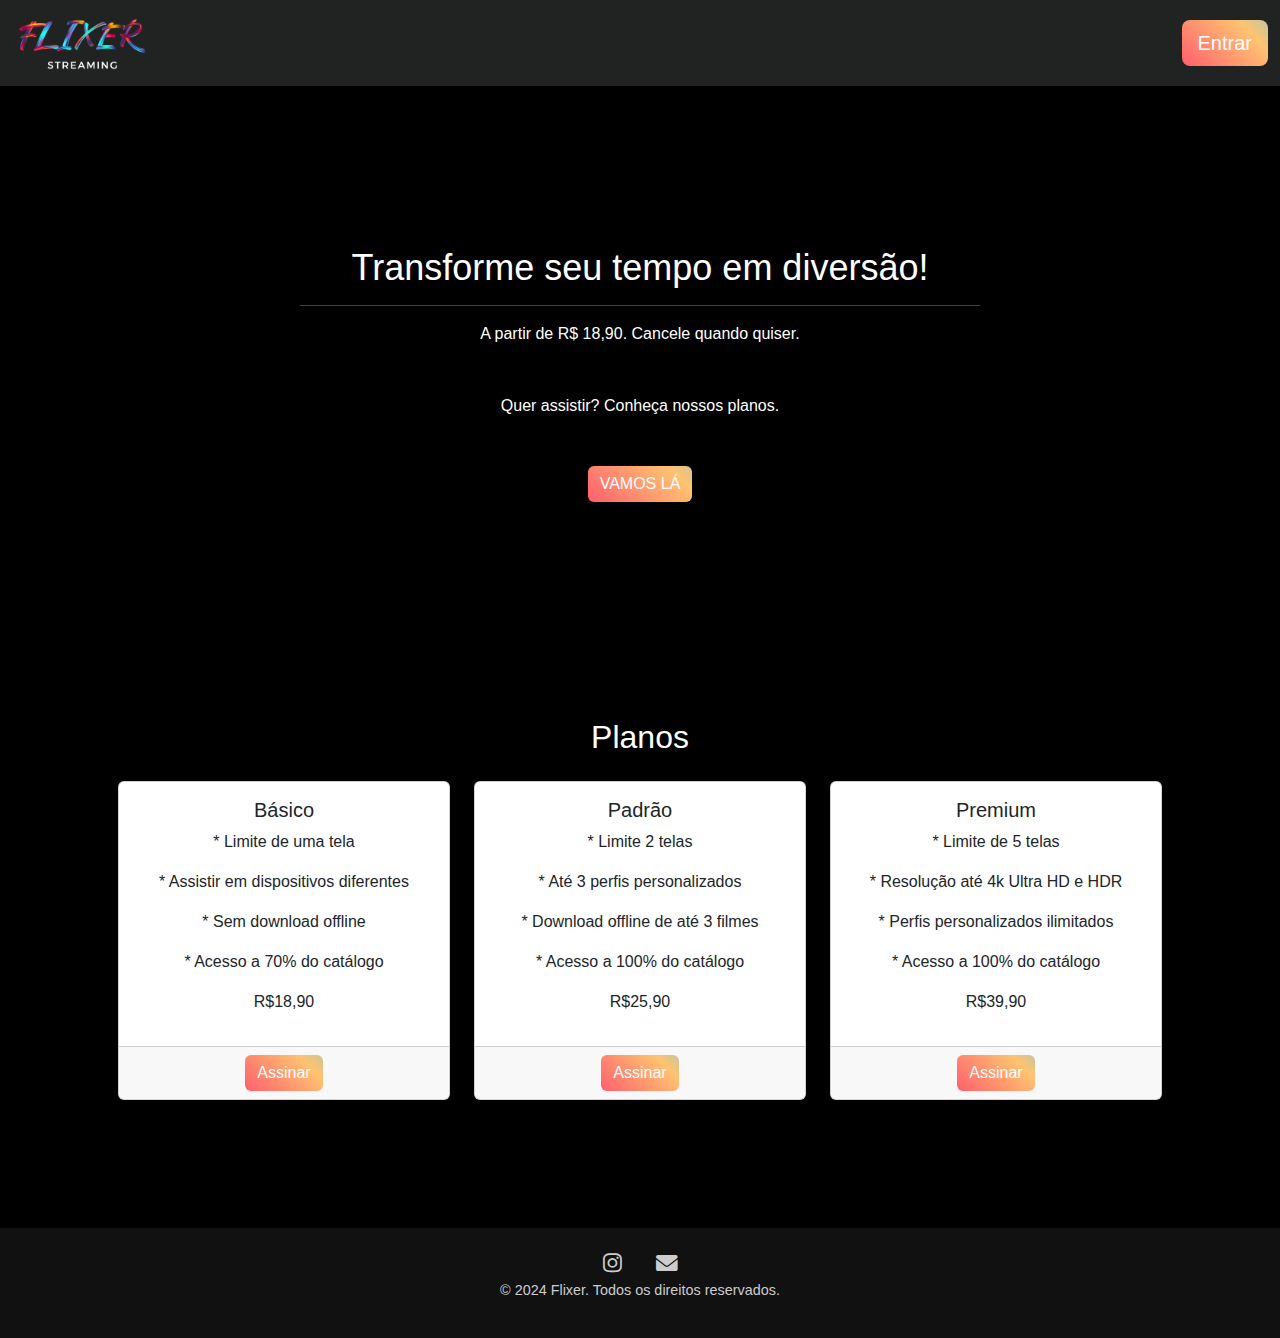
<file: index.html>
<!DOCTYPE html>
<html lang="pt-br">

<head>
    <meta charset="UTF-8">
    <meta name="viewport" content="width=device-width, initial-scale=1.0">
    <title>flixer.com</title>
    <!-- Bootstrap -->
    <link href="https://cdn.jsdelivr.net/npm/bootstrap@5.3.3/dist/css/bootstrap.min.css" rel="stylesheet"
        integrity="sha384-QWTKZyjpPEjISv5WaRU9OFeRpok6YctnYmDr5pNlyT2bRjXh0JMhjY6hW+ALEwIH" crossorigin="anonymous">
    <!-- Meu CSS -->
    <link rel="stylesheet" href="css/estilos.css">
    <style>
        
        /* Estilo de gradiente para os botões */
        .btn-multicolorido {
            background: linear-gradient(45deg, #ff5f6d, #ffc371, #40c9ff, #ffb6c1);
            background-size: 300%;
            color: white;
            border: none;
            transition: background-position 0.5s ease;
        }

        /* Animação de gradiente ao clicar */
        .btn-multicolorido:active {
            background-position: right center;
        }

        /* Para redimensionar os botões ao clicar */
        .btn-multicolorido:active {
            transform: scale(1.05);
        }
    </style>
</head>

<body>
    <!-- navbar (inicio) -->
    <nav class="navbar navbar-expand-lg bg-body-tertiary">
        <div class="container-fluid">
            <a class="navbar-brand" href="index.html">
                <img src="img/logonovaflixer.PNG" class="navbar-logo" alt="...">
            </a>
            <a href="login/index.html" class="btn btn-multicolorido btn-lg">Entrar</a>
        </div>
    </nav>
    <!-- navbar (fim) -->

    <!-- Principal (inicio) -->
    <header class="masthead">
        <div class="container px-4 px-lg-5 h-100">
            <div class="row gx-4 gx-lg-5 h-100 align-items-center justify-content-center text-center">
                <div class="col-lg-8 align-self-end">
                    <h1 class="text-white font-weight-bold">Transforme seu tempo em diversão!</h1>
                    <hr class="divider" />
                </div>
                <div class="col-lg-8 align-self-baseline">
                    <p class="text-white mb-5">A partir de R$ 18,90. Cancele quando quiser.</p>
                    <p class="text-white mb-5">Quer assistir? Conheça nossos planos.</p>
                    <a class="btn btn-multicolorido btn-xl" href="#planos">VAMOS LÁ</a>
                </div>
            </div>
        </div>
    </header>
    <!-- Principal (fim) -->

    <!-- Planos (inicio) -->
    <section class="page-section" id="planos">
        <div class="container px-4 px-lg-5 text-center">
            <h2 class="mb-4 text-white">Planos</h2>
            <div class="row row-cols-1 row-cols-md-3 g-4">
                <div class="text-center">
                    <div class="card h-100">
                        <div class="card-body">
                            <h5 class="card-title">Básico</h5>
                            <p>* Limite de uma tela</p>
                            <p>* Assistir em dispositivos diferentes</p>
                            <p>* Sem download offline</p>
                            <p>* Acesso a 70% do catálogo</p>
                            <p>R$18,90</p>
                        </div>
                        <div class="card-footer">
                            <button type="button" class="btn btn-multicolorido">Assinar</button>
                        </div>
                    </div>
                </div>
                <div class="text-center">
                    <div class="card h-100">
                        <div class="card-body">
                            <h5 class="card-title">Padrão</h5>
                            <p>* Limite 2 telas</p>
                            <p>* Até 3 perfis personalizados</p>
                            <p>* Download offline de até 3 filmes</p>
                            <p>* Acesso a 100% do catálogo</p>
                            <p>R$25,90</p>
                        </div>
                        <div class="card-footer">
                            <button type="button" class="btn btn-multicolorido">Assinar</button>
                        </div>
                    </div>
                </div>
                <div class="text-center">
                    <div class="card h-100">
                        <div class="card-body">
                            <h5 class="card-title">Premium</h5>
                            <p>* Limite de 5 telas</p>
                            <p>* Resolução até 4k Ultra HD e HDR</p>
                            <p>* Perfis personalizados ilimitados</p>
                            <p>* Acesso a 100% do catálogo</p>
                            <p>R$39,90</p>
                        </div>
                        <div class="card-footer">
                            <button type="button" class="btn btn-multicolorido">Assinar</button>
                        </div>
                    </div>
                </div>
            </div>
        </div>
    </section>
    <!-- Planos (Fim) -->

    <!-- Bootstrap -->
    <script src="https://cdn.jsdelivr.net/npm/bootstrap@5.3.3/dist/js/bootstrap.bundle.min.js"
        integrity="sha384-YvpcrYf0tY3lHB60NNkmXc5s9fDVZLESaAA55NDzOxhy9GkcIdslK1eN7N6jIeHz"
        crossorigin="anonymous"></script>
</body>

</html>

<!DOCTYPE html>
<html lang="pt-BR">
<head>
    <meta charset="UTF-8">
    <meta name="viewport" content="width=device-width, initial-scale=1.0">
    <title>Página do Filme - Flixer</title>
    <link rel="stylesheet" href="https://cdnjs.cloudflare.com/ajax/libs/font-awesome/6.0.0-beta3/css/all.min.css">
    <style>
        /* Reset básico */
        * {
            margin: 0;
            padding: 0;
            box-sizing: border-box;
        }

        body {
            font-family: Arial, sans-serif;
            color: #fff;
            background-color: #000;
            display: flex;
            flex-direction: column;
            min-height: 100vh;
        }

        /* Botão de Sair com efeito multicolorido */
        .btn-sair {
            position: fixed;
            top: 20px;
            left: 20px;
            padding: 10px 15px;
            font-size: 16px;
            font-weight: bold;
            border: none;
            border-radius: 5px;
            cursor: pointer;
            color: #fff;
            background: linear-gradient(45deg, #ff5f6d, #ffc371, #40c9ff, #ffb6c1);
            background-size: 300%;
            transition: background-position 0.5s ease, transform 0.2s;
            z-index: 1000;
            text-decoration: none;
        }

        .btn-sair:hover {
            background-position: right center;
            transform: scale(1.05);
        }

        .btn-sair a {
            color: white;
            text-decoration: none;
        }

        .movie-container {
            position: relative;
            display: flex;
            align-items: flex-end;
            height: 100vh;
            padding: 20px;
            background: url('ação.img/duna\ editada.jpg') no-repeat center center/cover;
            overflow: hidden;
            flex: 1;
        }

        .movie-overlay {
            position: absolute;
            top: 0;
            left: 0;
            width: 100%;
            height: 100%;
            background: rgba(0, 0, 0, 0.6);
            z-index: 1;
        }

        .movie-content {
            position: relative;
            z-index: 2;
            max-width: 600px;
        }

        .movie-title {
            font-size: 3em;
            font-weight: bold;
            margin-bottom: 20px;
        }

        .movie-description {
            font-size: 1.2em;
            line-height: 1.5;
            margin-bottom: 20px;
        }

        .movie-info {
            margin-bottom: 20px;
            font-size: 0.9em;
            color: #aaa;
        }

        .button-container {
            display: flex;
            gap: 10px;
        }

        .button {
            padding: 10px 20px;
            font-size: 1em;
            font-weight: bold;
            border: none;
            cursor: pointer;
            border-radius: 4px;
            transition: background-position 0.5s ease, transform 0.2s;
            color: #fff;
            background: linear-gradient(45deg, #ff5f6d, #ffc371, #40c9ff, #ffb6c1);
            background-size: 300%;
        }

        .button:hover {
            background-position: right center;
            transform: scale(1.05);
        }

        /* Rodapé */
        footer {
            background-color: #111;
            padding: 20px;
            text-align: center;
            color: #ccc;
            font-size: 0.9em;
        }

        /* Links do rodapé */
        .footer-links a {
            color: #ccc;
            margin: 0 15px;
            text-decoration: none;
            font-size: 1.5em;
            transition: color 0.3s;
        }

        .footer-links a:hover {
            color: #ff5f6d;
        }
    </style>
</head>


    <!-- Rodapé com atalhos -->
    <footer>
        <div class="footer-links">
            <a href="https://www.instagram.com/flixer_streaming/" target="_blank" aria-label="Instagram"><i class="fab fa-instagram"></i></a>
            <a href="flixerstreaming@gmail.com" target="_blank" aria-label="E-mail"><i class="fas fa-envelope"></i></a>
        </div>
        <p>&copy; 2024 Flixer. Todos os direitos reservados.</p>
    </footer>

</body>
</html>
</file>
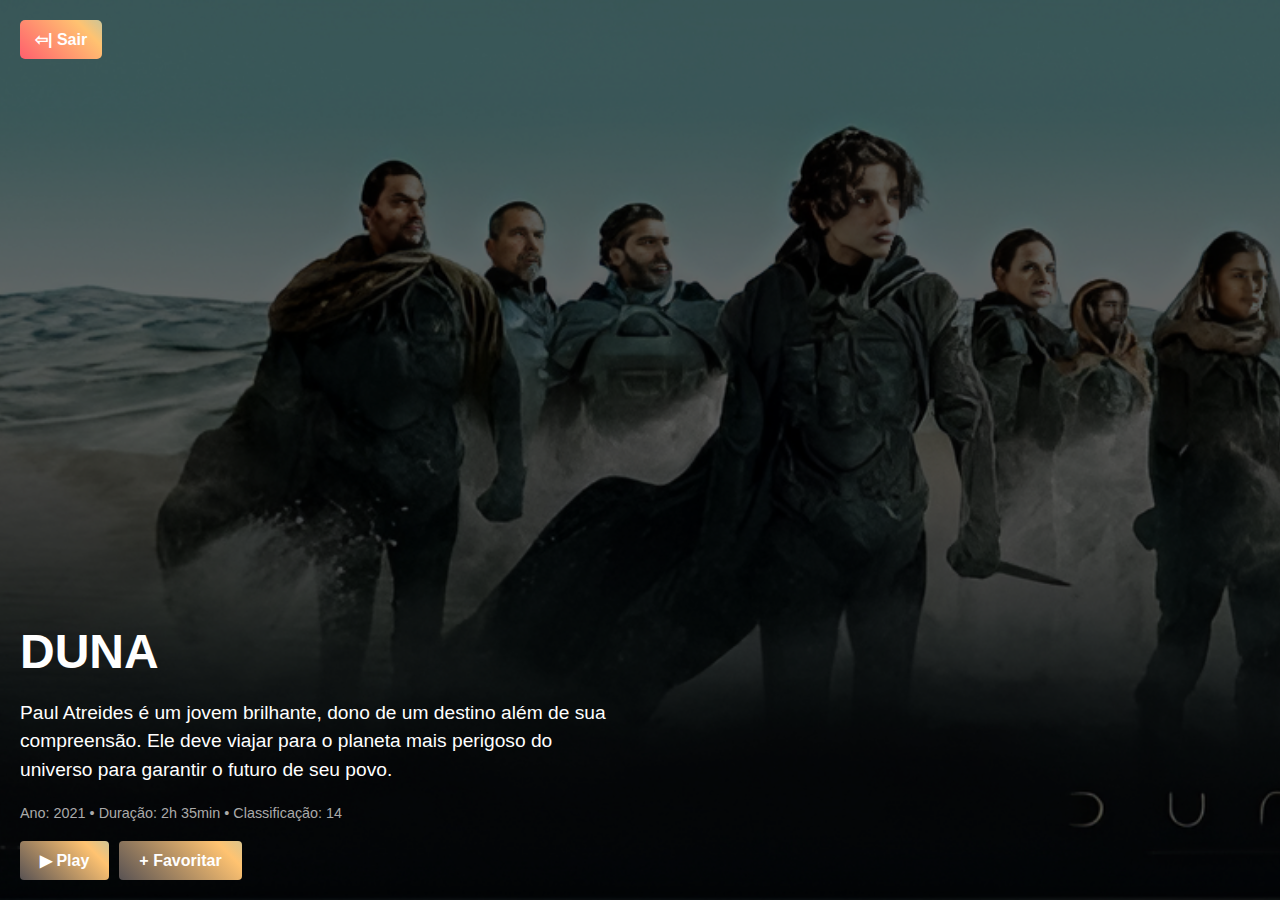
<file: assistindo.html>
<!DOCTYPE html>
<html lang="pt-BR">
<head>
    <meta charset="UTF-8">
    <meta name="viewport" content="width=device-width, initial-scale=1.0">
    <title>Página do Filme - Flixer</title>
    <style>
        /* Reset básico */
        * {
            margin: 0;
            padding: 0;
            box-sizing: border-box;
        }

        body {
            font-family: Arial, sans-serif;
            color: #fff;
            background-color: #000;
        }

        /* Botão de Sair com efeito multicolorido */
        .btn-sair {
            position: fixed;
            top: 20px;
            left: 20px;
            padding: 10px 15px;
            font-size: 16px;
            font-weight: bold;
            border: none;
            border-radius: 5px;
            cursor: pointer;
            color: #fff;
            background: linear-gradient(45deg, #ff5f6d, #ffc371, #40c9ff, #ffb6c1);
            background-size: 300%;
            transition: background-position 0.5s ease, transform 0.2s;
            z-index: 1000;
            text-decoration: none;
        }

        .btn-sair:hover {
            background-position: right center;
            transform: scale(1.05);
        }

        /* Estilização do link dentro do botão */
        .btn-sair a {
            color: white;
            text-decoration: none;
        }

        /* Container principal */
        .movie-container {
            position: relative;
            display: flex;
            align-items: flex-end;
            height: 100vh;
            padding: 20px;
            background: url('ação.img/duna\ editada.jpg') no-repeat center center/cover;
            overflow: hidden;
        }

        .movie-overlay {
            position: absolute;
            top: 0;
            left: 0;
            width: 100%;
            height: 100%;
            background: rgba(0, 0, 0, 0.6);
            z-index: 1;
        }

        /* Conteúdo do filme */
        .movie-content {
            position: relative;
            z-index: 2;
            max-width: 600px;
        }

        /* Título */
        .movie-title {
            font-size: 3em;
            font-weight: bold;
            margin-bottom: 20px;
        }

        /* Sinopse */
        .movie-description {
            font-size: 1.2em;
            line-height: 1.5;
            margin-bottom: 20px;
        }

        /* Informações do filme */
        .movie-info {
            margin-bottom: 20px;
            font-size: 0.9em;
            color: #aaa;
        }

        /* Botões com efeito multicolorido */
        .button-container {
            display: flex;
            gap: 10px;
        }

        .button {
            padding: 10px 20px;
            font-size: 1em;
            font-weight: bold;
            border: none;
            cursor: pointer;
            border-radius: 4px;
            transition: background-position 0.5s ease, transform 0.2s;
            color: #fff;
            background: linear-gradient(45deg, #585253, #ffc371, #40c9ff, #ffb6c1);
            background-size: 300%;
        }

        .button:hover {
            background-position: right center;
            transform: scale(1.05);
        }
    </style>

</head>

<body>
    <!-- Botão de Sair com efeito multicolorido -->
    <button class="btn-sair">
        <a href="home.html">⇦| Sair</a>
    </button>

    <div class="movie-container">
        <div class="movie-overlay"></div>
        <div class="movie-content">
            <h1 class="movie-title">DUNA</h1>
            <p class="movie-description">
                Paul Atreides é um jovem brilhante, dono de um destino além de sua compreensão. Ele deve viajar para o
                planeta mais perigoso do universo para garantir o futuro de seu povo.
            </p>
            <div class="movie-info">
                <span>Ano: 2021</span> • <span>Duração: 2h 35min</span> • <span>Classificação: 14</span>
            </div>
            <div class="button-container">
                <button class="button">▶ Play</button>
                <button class="button">+ Favoritar</button>
            </div>
        </div>
    </div>
</body>
</html>
</file>
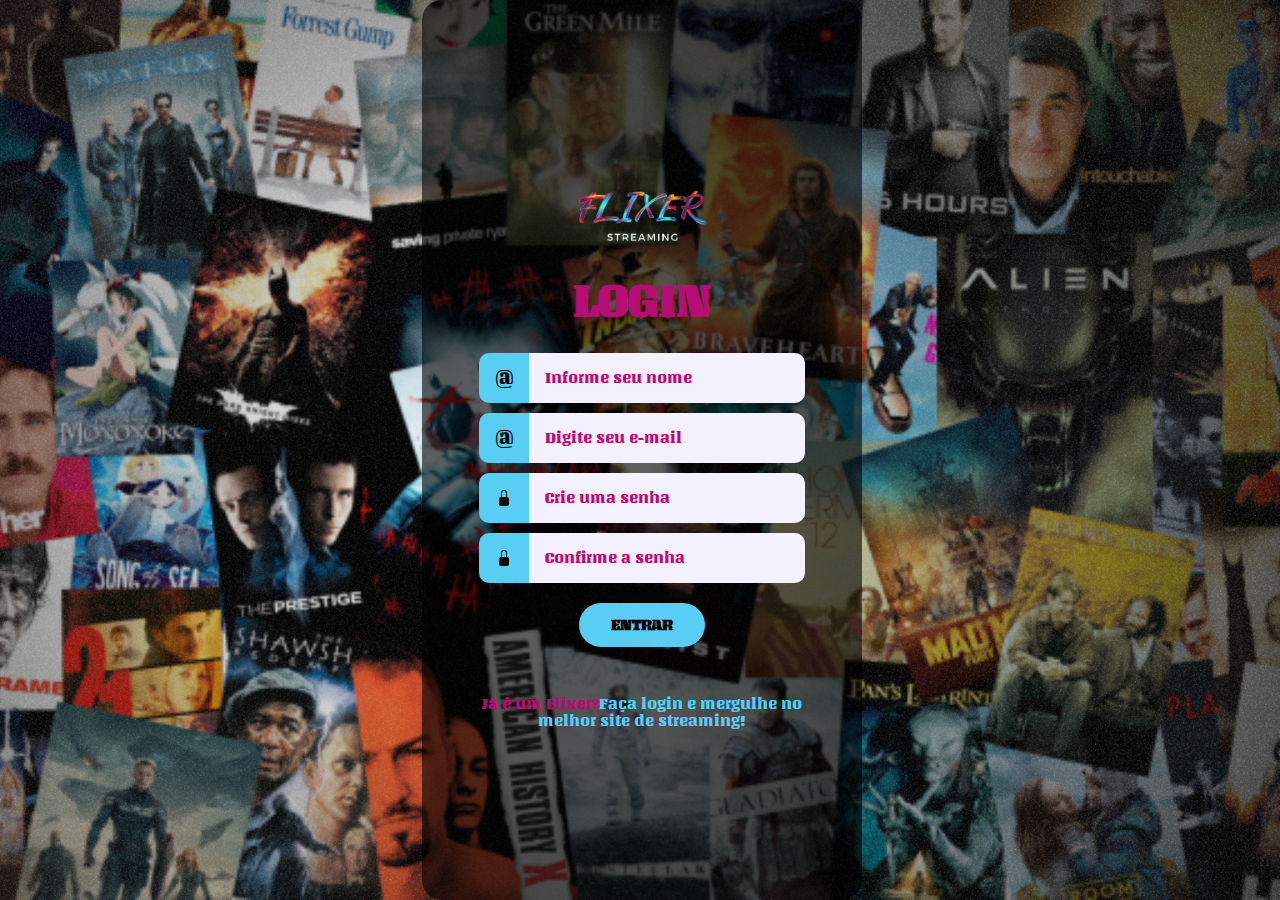
<file: login/registro.html>
<!DOCTYPE html>
<html lang="pt-br">

<head>
    <meta charset="UTF-8">
    <meta name="viewport" content="width=device-width, initial-scale=1.0">
    <title>Login</title>

    <!-- Meu CSS -->
    <link rel="stylesheet" href="css/style.css">
    <!-- Meu JS -->
    <script src="js/script.js" defer></script>
</head>

<body>
    <div class="wrapperregistro formulario-registro">
        <img src="img/flixercópia.png" alt="logo-registro" class="logo-registro">
        <h1>Login</h1>
        <form action="" method="post" id="form">
            <div>
                <label for="name-input">
                    <span>@</span>
                </label>
                <input type="name" name="name" id="name-input" placeholder="Informe seu nome">
            </div>
            <div>
                <label for="email-input">
                    <span>@</span>
                </label>
                <input type="email" name="email" id="email-input" placeholder="Digite seu e-mail">
            </div>
            <div>
                <label for="password-input">
                    <svg xmlns="http://www.w3.org/2000/svg" width="16" height="16" fill="currentColor"
                        class="bi bi-lock-fill" viewBox="0 0 16 16">
                        <path
                            d="M8 1a2 2 0 0 1 2 2v4H6V3a2 2 0 0 1 2-2m3 6V3a3 3 0 0 0-6 0v4a2 2 0 0 0-2 2v5a2 2 0 0 0 2 2h6a2 2 0 0 0 2-2V9a2 2 0 0 0-2-2" />
                    </svg>
                </label>
                <input type="password" name="password" id="password-input" placeholder="Crie uma senha">
            </div>
            <div>
                <label for="repeat-password-input">
                    <svg xmlns="http://www.w3.org/2000/svg" width="16" height="16" fill="currentColor"
                        class="bi bi-lock-fill" viewBox="0 0 16 16">
                        <path
                            d="M8 1a2 2 0 0 1 2 2v4H6V3a2 2 0 0 1 2-2m3 6V3a3 3 0 0 0-6 0v4a2 2 0 0 0-2 2v5a2 2 0 0 0 2 2h6a2 2 0 0 0 2-2V9a2 2 0 0 0-2-2" />
                    </svg>
                </label>
                <input type="password" name="password" id="repeat-password-input" placeholder="Confirme a senha">
            </div>
            <button type="submit">Entrar</button>
        </form>
        <p id="error-message"></p>
        <p>Já é um Flixer?<a href="index.html">Faça login e mergulhe no melhor site de streaming!</a></p>
       
    </div>
    <div>
        
    </div>
</body>

</html>
</file>
<file: css/estilos.css>
@ -1,62 +0,0 @@

body::before {
    content: "";
    position: fixed;
    top: 0;
    left: 0;
    width: 100%;
    height: 100%;
    background: url('') no-repeat center center;
    background-size: cover;
    opacity: 0.3; /* Define a transparência em 70% */
    z-index: -1;
}

.navbar-logo {
    position: relative;
    height: 60px;
}

.bg-body-tertiary {
    --bs-bg-opacity: 0.5;
    background-color: #212222 !important;
}

.navbar-brand {
    color: white;
}

.navbar-icon {
    position: relative;
    height: 40px;
}

header.masthead {
    padding-top: 10rem;
    padding-bottom: calc(10rem - 4.5rem);
    background-position: center;
    background-repeat: no-repeat;
    background-attachment: scroll;
    background-size: cover;
}

header.masthead h1,
header.masthead .h1 {
    font-size: 2.25rem;
}

.page-section {
    padding: 8rem 0;
}

.mb-4 {
    margin-bottom: 1.5rem !important;
}

.botaomargin {
    margin: 10px;
}

.dropdown-menu[data-bs-popper] {
    left: -65px !important;
}
</file>
<file: login/css/style.css>
@import url("https://fonts.googleapis.com/css2?family=DynaPuff:wght@400..700&family=Poppins:ital,wght@0,100;0,200;0,300;0,400;0,500;0,600;0,700;0,800;0,900;1,100;1,200;1,300;1,400;1,500;1,600;1,700;1,800;1,900&family=Rubik+Wet+Paint&family=Unlock&display=swap");

:root {
  --accent-color: #58cef5;
  --base-color: rgb(0, 0, 0);
  --text-color: #b70e76;
  --input-color: #F3F0FF;
}


.logo {
  width: 180px;
  height: auto;
  margin-bottom: 30px;
  /* align-self: flex-start; */
}

.logo-registro{
  height: auto;
  margin-bottom: 0px;
  width: 130px;
  margin-top: 35px;
}

html {
  font-family: "Unlock", sans-serif;
  font-size: 12pt;
  color: var(--text-color);
  text-align: center;
}

.background-video {
  width: 10vw;
  /* Largura */
  min-height: 200vh;
  /* Altura */
  margin-top: -280px;
}

body {
  min-height: 100vh;
  background-image: url(../img/filmes.png);
  background-size: cover;
  background-position: right;
  overflow: hidden;
  margin: 0px;
}

.background-video {
  position: absolute;
  top: 0;
  left: 0;
  width: 100vw;
  height: 100vh;
  z-index: -1;
  /* Mantém o vídeo atrás do conteúdo */
  pointer-events: none;
  /* Impede interação com o vídeo */
}

.wrapper {
  float: left;
  position: relative;
  z-index: 1;
  /* Garante que o conteúdo esteja acima do vídeo */
  background-color: rgba(255, 255, 255, 0.8);
  /* Fundo branco semi-transparente para melhor leitura */
  padding: 20px;
  border-radius: 10px;
  margin-left: -10px  ;
  box-sizing: border-box;
  height: 100vh;
  width: max(10%, 440px);
  padding: 57px;
  border-radius: 0 20px 20px 0;
  display: flex;
  flex-direction: column;
  align-items: center;
  justify-content: center;
}

.wrapperregistro {
  margin-left: 33%  ;
  box-sizing: border-box;
  height: 100vh;
  width: max(10%, 440px);
  padding: 57px;
  border-radius: 20px 20px 20px 20px;
  display: flex;
  flex-direction: column;
  align-items: center;
  justify-content: center;
}

h1 {
  font-size: 3rem;
  font-weight: 900;
  text-transform: uppercase;
}

form {
  width: min(400px, 100%);
  margin-top: -5px;
  margin-bottom: 50;
  display: flex;
  flex-direction: column;
  align-items: center;
  gap: 10px;
}

form>div {
  width: 100%;
  display: flex;
  justify-content: center;
}

form label {
  flex-shrink: 0;
  height: 50px;
  width: 50px;
  background-color: var(--accent-color);
  fill: var(--base-color);
  color: var(--base-color);
  border-radius: 10px 0 0 10px;
  display: flex;
  justify-content: center;
  align-items: center;
  font-size: 1.5rem;
  font-weight: 500;
}

form input {
  box-sizing: border-box;
  flex-grow: 1;
  min-width: 0;
  height: 50px;
  padding: 1em;
  font: inherit;
  border-radius: 0 10px 10px 0;
  border: 2px solid var(--input-color);
  border-left: none;
  background-color: var(--input-color);
  transition: 150ms ease;
}

form input:hover {
  border-color: var(--accent-color);
}

form input:focus {
  outline: none;
  border-color: var(--text-color);
}

div:has(input:focus)>label {
  background-color: var(--text-color);
}

form input::placeholder {
  color: var(--text-color);
}

form button {
  margin-top: 10px;
  border: none;
  border-radius: 1000px;
  padding: .85em 2em;
  background-color: var(--accent-color);
  color: var(--base-color);
  font: inherit;
  font-weight: 600;
  text-transform: uppercase;
  cursor: pointer;
  transition: 190ms ease;
}

form button:hover {
  background-color: var(--text-color);
}

form button:focus {
  outline: none;
  background-color: var(--text-color);
}

a {
  text-decoration: none;
  color: var(--accent-color);
}

a:hover {
  text-decoration: underline;
}

@media(max-width: 1100px) {
  .wrapper {
    width: min(600px, 100%);
    border-radius: 0;
  }
}

form div.incorrect label {
  background-color: #f06272;
}

form div.incorrect input {
  border-color: #f06272;
}

#error-message {
  color: #f06272;
  padding-bottom: 0px;
}

.formulario {
  z-index: 2;
  background-color: rgb(0, 0, 0, 0.6);
}

.formulario-registro {
  z-index: 2;
  background-color: rgb(0, 0, 0, 0.60);
}
</file>
